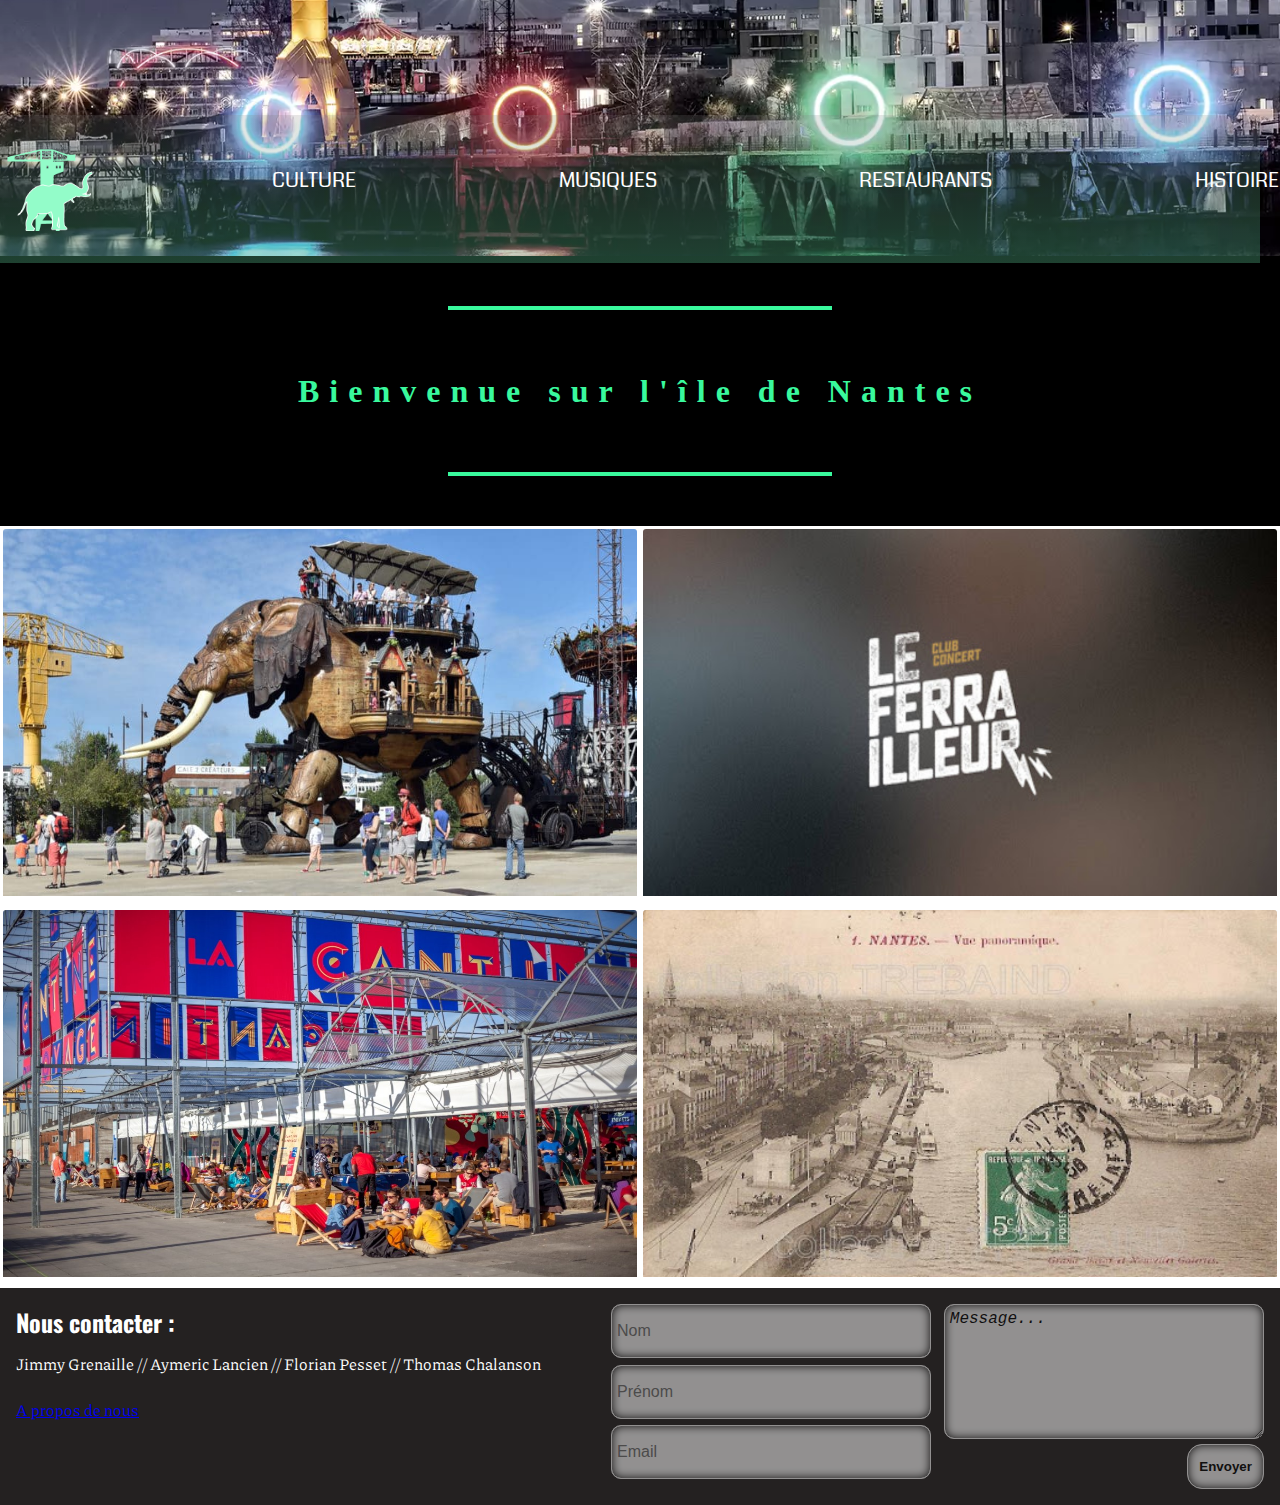
<file: index.html>
<!DOCTYPE html>
<html lang="fr">
<head>
  <meta charset="UTF-8">
  <meta name="viewport" content="width=device-width, initial-scale=1.0">

  <title>île de Nantes</title>
  <link rel="stylesheet" href="style.css">
  <link rel="stylesheet" href="container.css">
  <link rel="stylesheet" href="nav.css"> 
</head>
<body>

  <header>
  <section class="image-header">

    <nav role="navigation">
      <div id="menuToggle">
        <input type="checkbox" class="nav-input" />
        <span></span>
        <span></span>
        <span></span>
       
        <ul id="menu">
          <a href="index.html">
            <img class="logo" href="index.html" src="img/logo nantes.png" alt="logo d'un elephant" >
          </a>
          <a href="culture.html">
            <li>Culture</li>
          </a>
          <a href="musiques.html">
            <li>Musiques</li>
          </a>
          <a href="musiques.html">
            <li>Restaurants</li>
          </a>
          <a href="histoire.html">
            <li>Histoire</li>
          </a>
        </ul>
      </div>
    </nav>
  </section>
  </header>

  <div class="headContainer">
    <div class="headTitle">
      <span class="titleTop"></span>
      <h1 class="title1">Bienvenue sur l'île de Nantes</h1>
      <span class="titleTop"></span>
    </div>
  </div>

  <section class="container">
    <div class="bg"><img src="img/les machines.jpg" alt="Culture">
      <div class="overlay">
        <h2><a href="culture.html">Culture</a></h2>
        <p>quoi visiter sur l' île de Nantes.</p>
      </div>
    </div>
    <div class="bg"><img src="img/feralleuir.jpg" alt="Musique">
      <div class="overlay">
        <h2><a href="musiques.html" class="zic">Musique</a></h2>
        <p>où écoutez de la musique sur l' île de Nantes.</p>
      </div>
    </div>
    <div class="bg"><img src="img/cantine.jpg" alt="Restaurants">
      <div class="overlay">
        <h2><a href="restaurants.html" class="resto">Restaurants</a></h2>
        <p>où manger sur l' île de Nantes.</p>
      </div>
    </div>
    <div class="bg"><img src="img/photo.jpg" alt="Histoire" class="histoire">
      <div class="overlay">
        <h2><a href="histoire.html">Histoire</a></h2>
        <p>Découvrez l' hsitoire de l' île de Nantes.</p>
      </div>
    </div>
  </section>

  <footer>
    <div class="footer-title">
      <h2 class="contact">Nous contacter :</h2>
      <p>Jimmy Grenaille  //  Aymeric Lancien  //  Florian Pesset  //  Thomas Chalanson</p> <br>
      <a href="description.html">
        <p>A propos de nous</p>
      </a>
    </div>
    <form class="form-container">
      <div class="input-desktop">
        <div class="child-container">
          <label for="last-name"></label>
          <input type="text" id="last-name" class="footer-input" placeholder="Nom">
        </div>
        <div class="child-container">
          <label for="first-name"></label>
          <input type="text" id="first-name" class="footer-input" placeholder="Prénom">
        </div>
        <div class="child-container">
          <label for="mail"></label>
          <input type="email" id="mail" class="footer-input" placeholder="Email">
        </div>
      </div>
      <div class="area-desktop">
        <div class="child-container">
          <label for="msg"></label>
          <textarea id="msg">Message...</textarea>
        </div>
        <div class="child-container">
          <button type="submit" id="send">Envoyer</button>
        </div>
      </div>
    </form>
  </footer>

  <script src="script.js"></script>
</body>

</html>
</file>
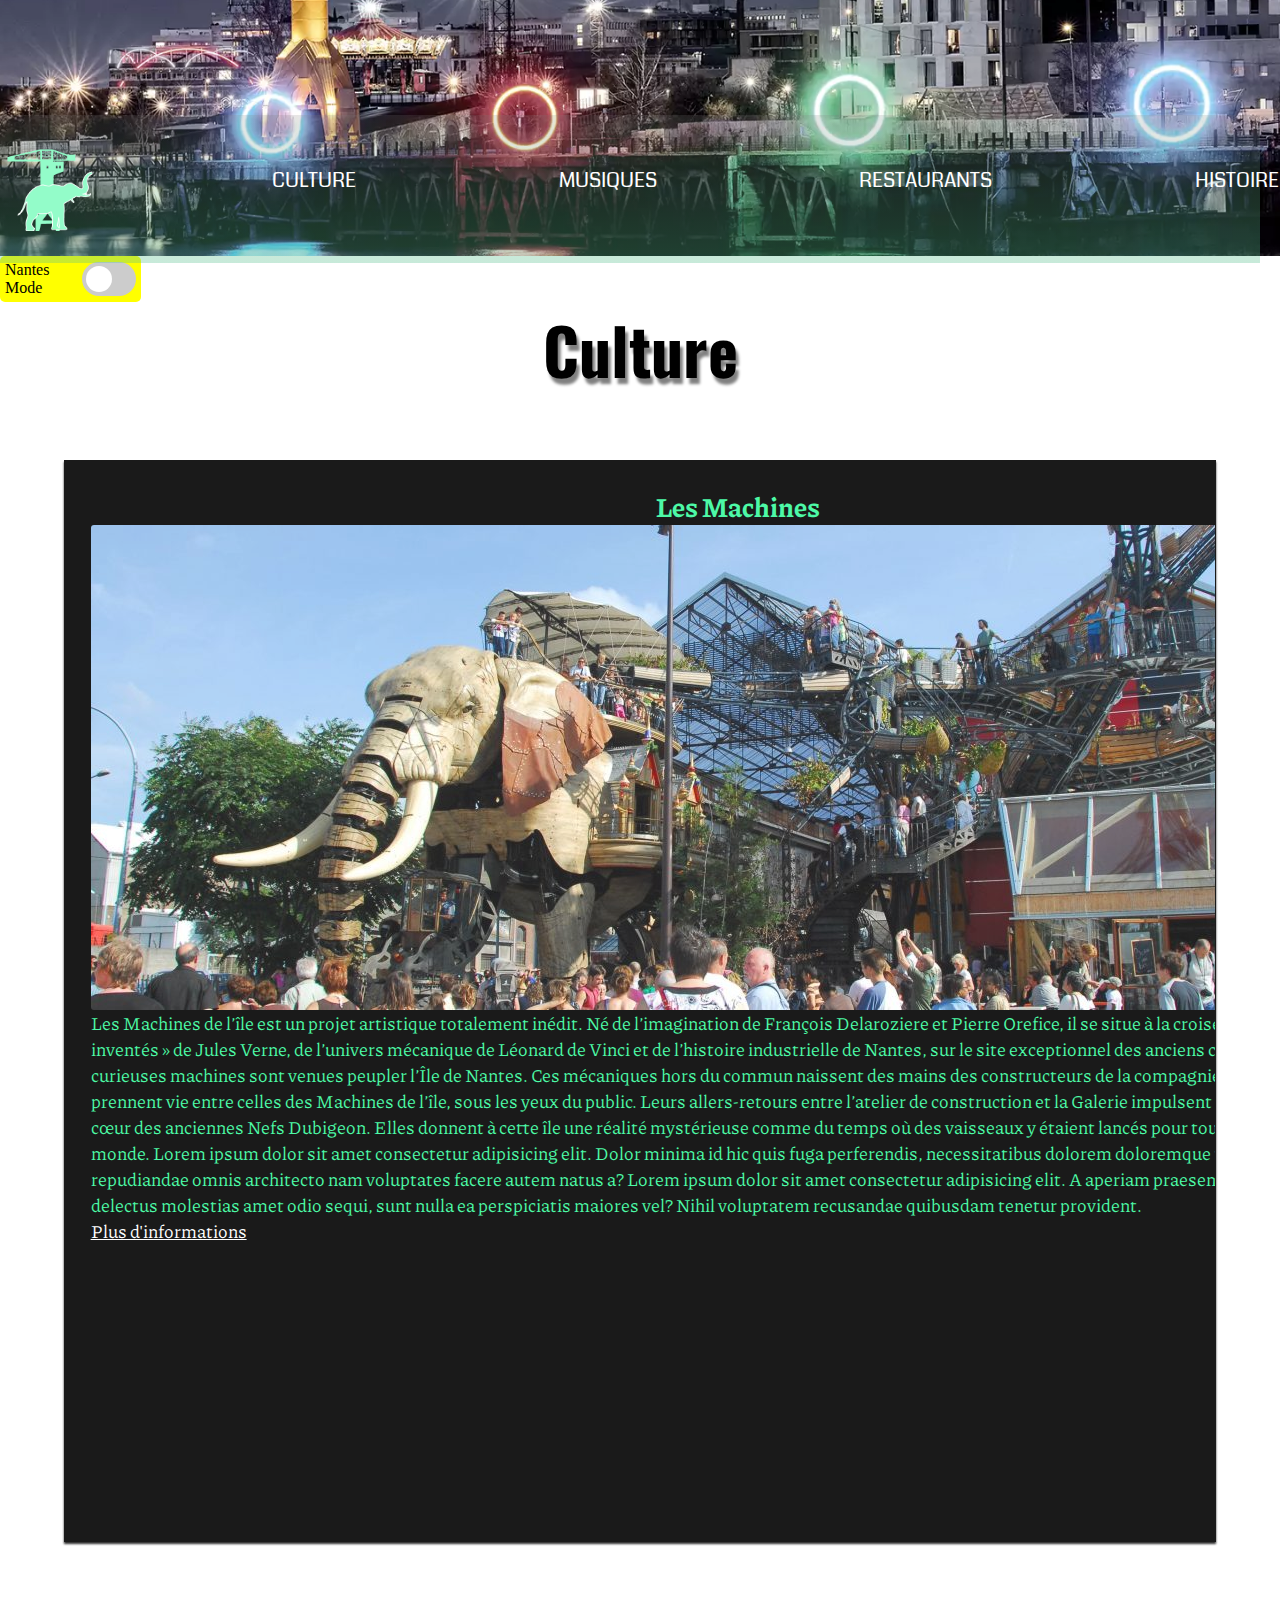
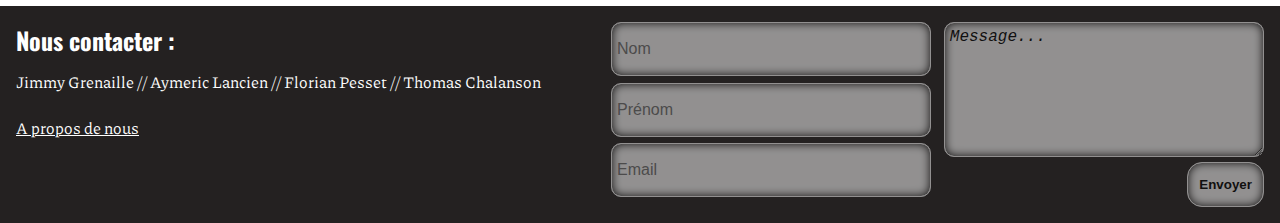
<file: culture.html>
<!DOCTYPE html>
<html lang="fr">
<head>
  <meta charset="UTF-8">
  <meta name="viewport" content="width=device-width, initial-scale=1.0">

  <title>île de Nantes</title>
  <link rel="stylesheet" href="style.css">
  <link rel="stylesheet" href="container.css">
  <link rel="stylesheet" href="dark-mode.css">
  <link rel="stylesheet" href="nav.css">
  <link rel="stylesheet" href="musiques.css">
  <link rel="stylesheet" href="culture.css">


</head>
<body>

  <section class="image-header">

    <nav role="navigation">
      <div id="menuToggle">
        <input type="checkbox" class="nav-input" />
        <span></span>
        <span></span>
        <span></span>
       
        <ul id="menu">
          <a href="index.html">
            <img class="logo" href="index.html" src="img/logo nantes.png" alt="logo d'un elephant" >
          </a>
          <a href="culture.html">
            <li>Culture</li>
          </a>
          <a href="musiques.html">
            <li>Musiques</li>
          </a>
          <a href="musiques.html">
            <li>Restaurants</li>
          </a>
          <a href="histoire.html">
            <li>Histoire</li>
          </a>
        </ul>
      </div>
    </nav>
  </section>
  </header>

  <section class="scenes-ile" id="musique">

    <div class="switch-container">
      <p>Nantes Mode</p>
      <label class="switch">
        <input type="checkbox" id="switch">
        <span class="slider round"></span>
      </label>
    </div>
      

    <h1>Culture</h1>
    <section class="carousel">
      <ul class="carousel-items">
          <li class="carousel-item">
              <div class="card">
                  <h2 class="card-title">Les Machines</h2>
                  <img class="carousel-image" src="img/Le-Grand-Elephant.jpg" />
                  <div class="card-content">
                      <p class="card-text">Les Machines de l’île est un projet artistique totalement inédit. Né de l’imagination de François Delaroziere et Pierre Orefice, il se situe à la croisée des « mondes inventés » de Jules Verne, de l’univers mécanique de Léonard de Vinci et de l’histoire industrielle de Nantes, sur le site exceptionnel des anciens chantiers navals.

                        De curieuses machines sont venues peupler l’Île de Nantes. Ces mécaniques hors du commun naissent des mains des constructeurs de la compagnie La Machine et prennent vie entre celles des Machines de l’île, sous les yeux du public. Leurs allers-retours entre l’atelier de construction et la Galerie impulsent le mouvement au cœur des anciennes Nefs Dubigeon. Elles donnent à cette île une réalité mystérieuse comme du temps où des vaisseaux y étaient lancés pour tous les voyages du monde. Lorem ipsum dolor sit amet consectetur adipisicing elit. Dolor minima id hic quis fuga perferendis, necessitatibus dolorem doloremque ullam fugiat. Quas repudiandae omnis architecto nam voluptates facere autem natus a? Lorem ipsum dolor sit amet consectetur adipisicing elit. A aperiam praesentium quos nemo delectus molestias amet odio sequi, sunt nulla ea perspiciatis maiores vel? Nihil voluptatem recusandae quibusdam tenetur provident.</p>
                      <a href="#" class="button">Plus d'informations</a>
                  </div>
              </div>
          </li>
          <li class="carousel-item">
              <div class="card">
                  <h2 class="card-title">Les Anneaux</h2>
                  <img class="carousel-image" src="img/lesanneaux.jpg" />
                  <div class="card-content">
                      <p class="card-text">Le plasticien français Daniel Buren a livré 18 anneaux soulignant la double perspective architecturale et naturelle qu’offre cette section de l’île. La nuit, leurs halos lumineux rouges, verts et bleus redessinent encore différemment le paysage. Lorem, ipsum dolor sit amet consectetur adipisicing elit. At sit sed iste consequuntur fugit itaque fugiat porro aut rem impedit, tempore asperiores! Temporibus culpa officia doloribus ipsa aspernatur minus autem. Lorem ipsum dolor sit amet consectetur adipisicing elit. Tempora porro assumenda, vel aliquid quisquam pariatur perferendis officia voluptatum ratione voluptas totam vitae veniam dolores ad recusandae laudantium placeat minima sed.</p>
                      <a href="#" class="button">Plus d'informations</a>
                  </div>
              </div>
          </li>
          <li class="carousel-item">
              <div class="card">
                  <h2 class="card-title">Les Beaux Arts</h2>
                  <img class="carousel-image" src="img/beauxarts-ecole.jpg" />
                  <div class="card-content">
                      <p class="card-text">De par sa situation stratégique au coeur du Quartier de la création, l’école des beaux-arts va contribuer activement au développement d’un pôle d’excellence artistique au sein du réseau des écoles sur l’île de Nantes dédié à l’architecture, la communication, le design et le numérique. 4 300 m² d’ateliers sont consacrés à la recherche et à l’expérimentation dans tous le domaines des arts visuels : pôles construction, image et print. À terme, 500 étudiants (dont 30 % d’étrangers), 2 000 élèves de tous âges et leurs équipes pédagogiques occuperont les espaces dédiés à l’enseignement supérieur, aux cours publics et à l’éducation artistique.
                      Ouvert à tous, le pôle public de plus de 900 m² est constitué notamment d’un centre de ressources, d'une galerie d'art et d'une collection d'art contemporain, d’un amphithéâtre et d’une bibliothèque spécialisée en art. Lorem ipsum dolor sit amet consectetur adipisicing elit. Veniam, maxime. Pariatur eum necessitatibus possimus ipsam velit numquam in illo est, praesentium cupiditate adipisci suscipit sunt eaque fugit deserunt error alias!Lorem</p>
                      <a href="#" class="button">Plus d'informations</a>
                  </div>
              </div>
          </li>
          <li class="carousel-item">
              <div class="card">
                  <h2 class="card-title">La Fabrique</h2>
                  <img class="carousel-image" src="img/fabrique.jpeg" />
                  <div class="card-content">
                      <p class="card-text">Le projet des Fabriques s’inscrit dans la volonté de la ville de Nantes de soutenir l’émergence artistique, les nouvelles formes de création et de prendre en compte les attentes des artistes et des créateurs. L’enjeu des Fabriques est de permettre à ces expériences qui représentent aujourd’hui une dynamique culturelle innovante de se développer dans les meilleures conditions. Cette démarche fait partie intégrante d’une politique globale qui a pour objectif d’apporter des solutions adaptées à la multiplication des initiatives artistiques, à la nécessité d’accompagner et de valoriser les cultures émergentes, à la volonté d’apporter des réponses collectives favorisant l’intérêt général et à la constitution de réseaux culturels à l’échelle locale, nationale et internationale. Pour ceci, le projet a été co-élaboré depuis 2003 en liens étroits avec des acteurs culturels nantais afin de répondre au mieux à leurs besoins en matière de production et de création. Lorem ipsum dolor sit amet consectetur, adipisicing elit. Numquam eveniet magnam cupiditate, iure veniam accusantium earum consequatur error, corrupti mollitia aliquam amet voluptates beatae pariatur sed rem recusandae magni doloremque!Lorem </p>
                      <a href="#" class="button">Plus d'informations</a>
                  </div>
              </div>
          </li>
          <li class="carousel-item">
              <div class="card">
                  <h2 class="card-title">Le Sport</h2>
                  <img class="carousel-image" src="img/stade.jpg" />
                  <div class="card-content">
                      <p class="card-text"> L'installation sportive "Stade Michel Lecointre" se situe dans la commune Nantes, dans le département Loire-Atlantique (44) en région Pays de la Loire. Lorem ipsum dolor sit amet consectetur adipisicing elit. Dolorum, voluptate eum neque eius quaerat iste saepe fugiat nihil suscipit voluptas dolores fugit dolorem sed praesentium nulla, deleniti deserunt assumenda aspernatur. Lorem ipsum dolor sit amet consectetur adipisicing elit. Voluptatibus sed deserunt tempore error repellat aspernatur facere, illum esse! Magni molestiae ipsa modi recusandae magnam incidunt, asperiores dolorem cum adipisci a. Lorem ipsum dolor sit amet consectetur adipisicing elit. Earum maxime veniam mollitia repellat! Natus asperiores nam ducimus facere repellendus in quae, consectetur sit eveniet nobis error laudantium alias ex quidem?</p>
                      <a href="#" class="button">Plus d'informations</a>
                  </div>
              </div>
          </li>
          <li class="carousel-item">
              <div class="card">
                  <h2 class="card-title">Le Parc de Beaulieu</h2>
                  <img class="carousel-image" class="carousel-image" src="img/beaulieuparc.jpg" />
                  <div class="card-content">
                      <p class="card-text">Le parc de Beaulieu est un jardin paysager de la ville de Nantes, ouvert au public. D'une superficie de 13,37 ha, il se trouve à l'extrémité amont de l'île de Nantes (et notamment de l'ancienne île Beaulieu), bordé par les deux bras de la Loire que sont : le « bras de la Madeleine » au nord et le « bras de Pirmil » au sud. Il se situe également à proximité de l'Hôtel de Région. Lorem ipsum dolor, sit amet consectetur adipisicing elit. Labore aliquam perferendis facilis, hic quidem dolorem qui eligendi nostrum? Dolor autem voluptatem pariatur ipsam facere, et a rerum voluptas repellat qui! Lorem ipsum dolor sit amet consectetur adipisicing elit. Neque sit magnam aut, expedita alias, consequatur a culpa nostrum fugiat tempore, quaerat placeat dolorum ipsam consequuntur vel! Sunt laudantium deserunt facere.</p>
                      <a href="#" class="button">Plus d'informations</a>
                  </div>
              </div>
          </li>
      </ul>
  </section>

      
  </section>
  
  <footer>
    <div class="footer-title">
      <h2 class="contact">Nous contacter :</h2>
      <p>Jimmy Grenaille  //  Aymeric Lancien  //  Florian Pesset  //  Thomas Chalanson</p> <br>
      <a href="description.html">
        <p>A propos de nous</p>
      </a>
    </div>
    <form class="form-container">
      <div class="input-desktop">
        <div class="child-container">
          <label for="last-name"></label>
          <input type="text" id="last-name" class="footer-input" placeholder="Nom">
        </div>
        <div class="child-container">
          <label for="first-name"></label>
          <input type="text" id="first-name" class="footer-input" placeholder="Prénom">
        </div>
        <div class="child-container">
          <label for="mail"></label>
          <input type="email" id="mail" class="footer-input" placeholder="Email">
        </div>
      </div>
      <div class="area-desktop">
        <div class="child-container">
          <label for="msg"></label>
          <textarea id="msg">Message...</textarea>
        </div>
        <div class="child-container">
          <button type="submit" id="send">Envoyer</button>
        </div>
      </div>
    </form>
  </footer>
  <script src="script.js"></script>
  <script src="informations.js"></script>
</body>
</html>
</file>
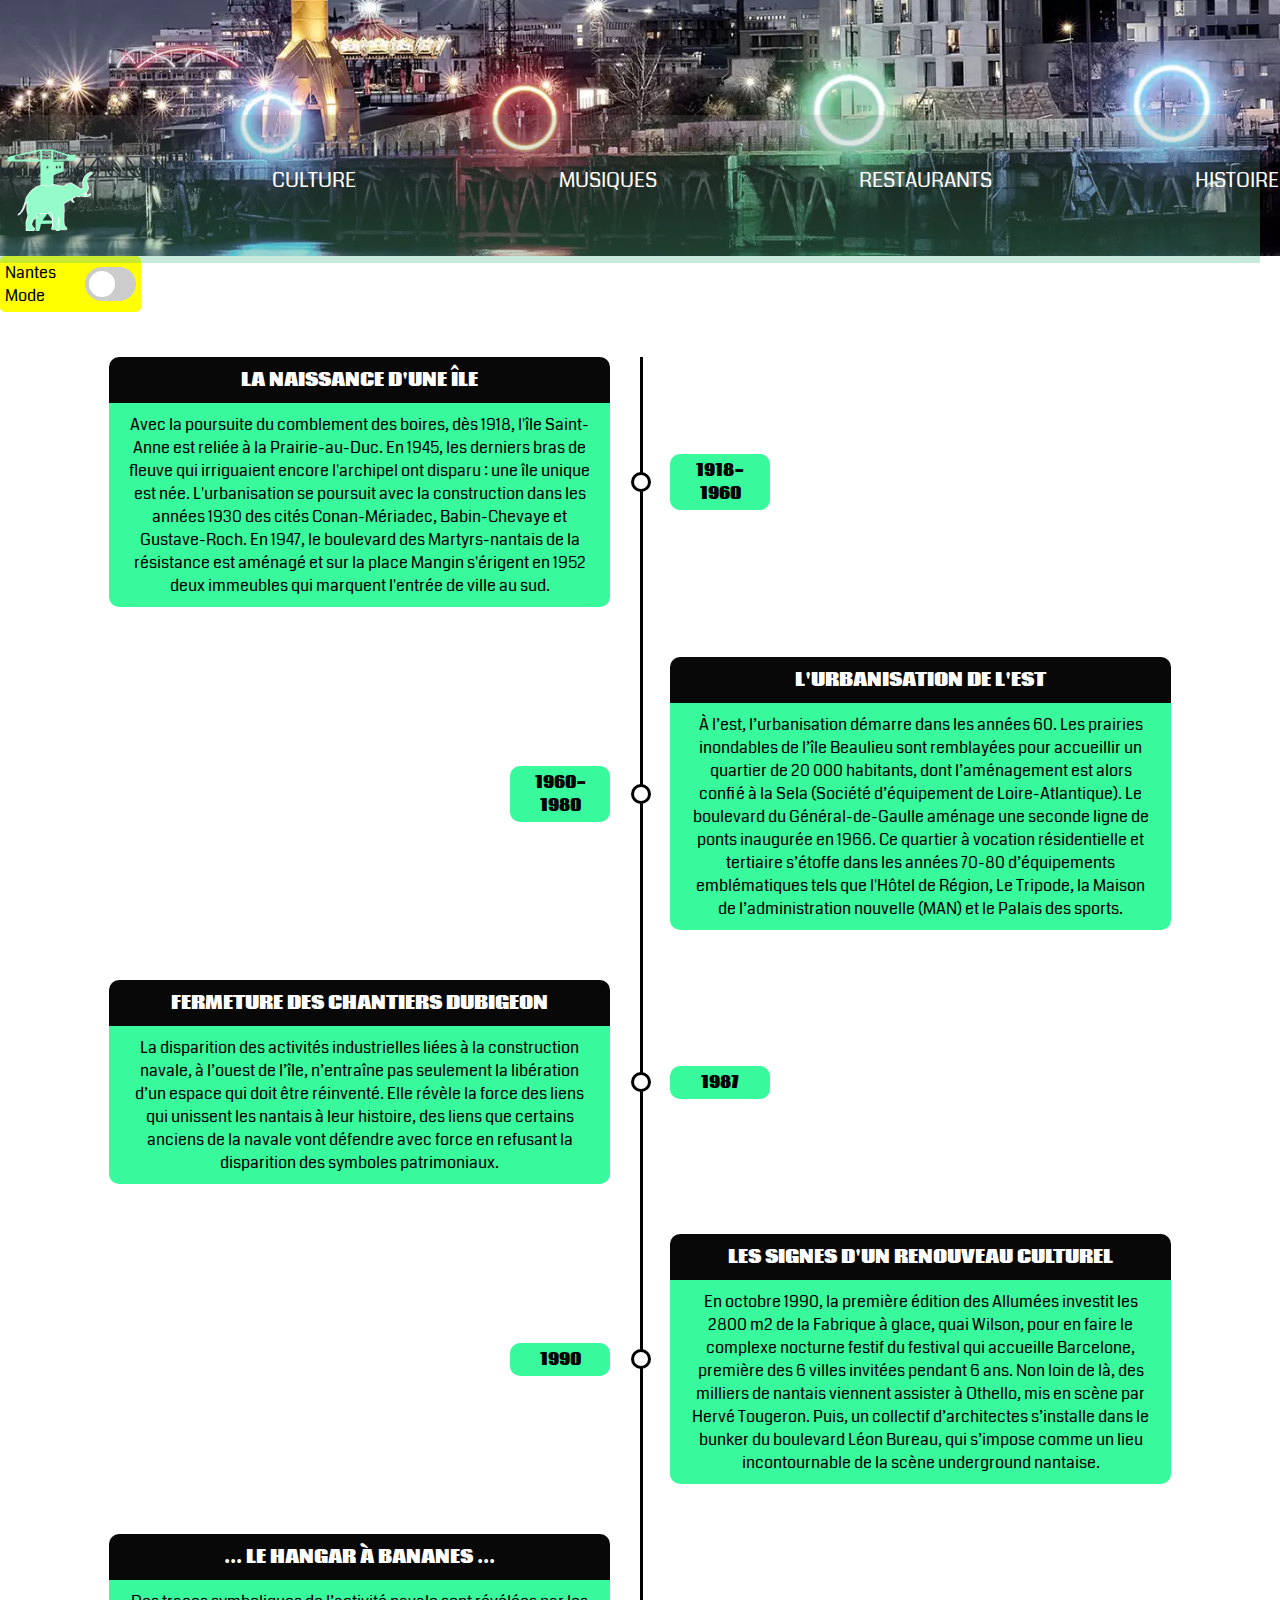
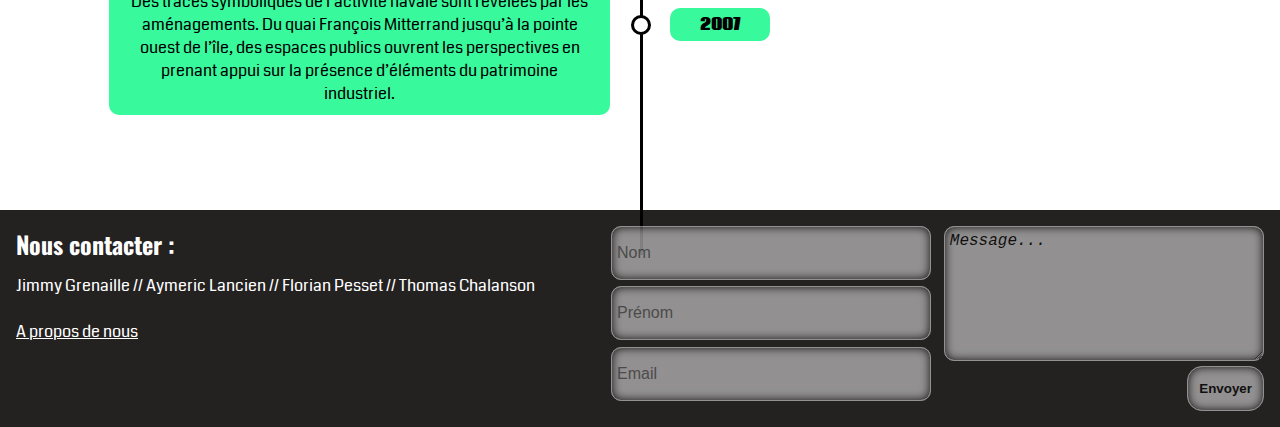
<file: histoire.html>
<!DOCTYPE html>
<html lang="fr">
<head>
  <meta charset="UTF-8">
  <meta name="viewport" content="width=device-width, initial-scale=1.0">

  <title>île de Nantes</title>
  <link rel="stylesheet" href="style.css">
  <link rel="stylesheet" href="container.css">
  <link rel="stylesheet" href="dark-mode.css">
  <link rel="stylesheet" href="nav.css">
  <link rel="stylesheet" href="histoire.css">
</head>
<body>

  <header>
    <section class="image-header">
  
      <nav role="navigation">
        <div id="menuToggle">
          <input type="checkbox" class="nav-input" />
          <span></span>
          <span></span>
          <span></span>
         
          <ul id="menu">
            <a href="index.html">
              <img class="logo" href="index.html" src="img/logo nantes.png" alt="logo d'un elephant" >
            </a>
            <a href="culture.html">
              <li>Culture</li>
            </a>
            <a href="musiques.html">
              <li>Musiques</li>
            </a>
            <a href="musiques.html">
              <li>Restaurants</li>
            </a>
            <a href="histoire.html">
              <li>Histoire</li>
            </a>
          </ul>
        </div>
      </nav>
    </section>
    </header>

    <div class="switch-container">
      <p>Nantes Mode</p>
      <label class="switch">
        <input type="checkbox" id="switch">
        <span class="slider round"></span>
      </label>
    </div>

  <section>
    <div class="timeline">
      <ul>
        <li>
          <div class="content">
            <h3>LA NAISSANCE D'UNE ÎLE</h3>
            <p>
              Avec la poursuite du comblement des boires, dès 1918, l'île Saint-Anne est reliée à la Prairie-au-Duc. En 1945, les derniers bras de fleuve qui irriguaient encore l'archipel ont disparu : une île unique est née. 
              L'urbanisation se poursuit avec la construction dans les années 1930 des cités Conan-Mériadec, Babin-Chevaye et Gustave-Roch. 
              En 1947, le boulevard des Martyrs-nantais de la résistance est aménagé 
              et sur la place Mangin s'érigent en 1952 deux immeubles qui marquent l'entrée de ville au sud.
            </p>
          </div>
          <div class="point"></div>
          <div class="date">
            <h4>1918-1960</h4>
          </div>
        </li>
        <li>
          <div class="content">
            <h3>L'URBANISATION DE L'EST</h3>
            <p>À l’est, l’urbanisation démarre dans les années 60. 
              Les prairies inondables de l’île Beaulieu sont remblayées pour accueillir un quartier de 20 000 habitants, dont l’aménagement est alors confié à la Sela (Société d’équipement de Loire-Atlantique). 
              Le boulevard du Général-de-Gaulle aménage une seconde ligne de ponts inaugurée en 1966. 
              Ce quartier à vocation résidentielle et tertiaire s’étoffe dans les années 70-80 d’équipements emblématiques 
              tels que l'Hôtel de Région, Le Tripode, la Maison de l’administration nouvelle (MAN) et le Palais des sports.</p>
          </div>
          <div class="point"></div>
          <div class="date">
            <h4>1960-1980</h4>
          </div>
        </li>
        <li>
          <div class="content">
            <h3>FERMETURE DES CHANTIERS DUBIGEON</h3>
            <p>La disparition des activités industrielles liées à la construction navale, à l’ouest de l’île, 
              n’entraîne pas seulement la libération d’un espace qui doit être réinventé. 
              Elle révèle la force des liens qui unissent les nantais à leur histoire, des liens que certains anciens de la navale 
              vont défendre avec force en refusant la disparition des symboles patrimoniaux.</p>
          </div>
          <div class="point"></div>
          <div class="date">
            <h4>1987</h4>
          </div>
        </li>
        <li>
          <div class="content">
            <h3>LES SIGNES D'UN RENOUVEAU CULTUREL</h3>
            <p>En octobre 1990, la première édition des Allumées investit les 2800 m2 de la Fabrique à glace, quai Wilson, 
              pour en faire le complexe nocturne festif du festival qui accueille Barcelone, 
              première des 6 villes invitées pendant 6 ans. Non loin de là, des milliers de nantais viennent assister à Othello, mis en scène par Hervé Tougeron. 
              Puis, un collectif d’architectes s’installe dans le bunker du boulevard Léon Bureau, 
              qui s’impose comme un lieu incontournable de la scène underground nantaise.</p>
          </div>
          <div class="point"></div>
          <div class="date">
            <h4>1990</h4>
          </div>
        </li>
        <li>
          <div class="content">
            <h3>... LE HANGAR À BANANES ...</h3>
            <p>Des traces symboliques de l’activité navale sont révélées par les aménagements. 
              Du quai François Mitterrand jusqu’à la pointe ouest de l’île, 
              des espaces publics ouvrent les perspectives en prenant appui sur la présence d’éléments du patrimoine industriel.</p>
          </div>
          <div class="point"></div>
          <div class="date">
            <h4>2007</h4>
          </div>
        </li>
      </ul>
    </div>
  </section>
  
  
  <footer>
    <div class="footer-title">
      <h2 class="contact">Nous contacter :</h2>
      <p>Jimmy Grenaille  //  Aymeric Lancien  //  Florian Pesset  //  Thomas Chalanson</p> <br>
      <a href="description.html" class="about-us">
        <p>A propos de nous</p>
      </a>
    </div>
    <form class="form-container">
      <div class="input-desktop">
        <div class="child-container">
          <label for="last-name"></label>
          <input type="text" id="last-name" class="footer-input" placeholder="Nom">
        </div>
        <div class="child-container">
          <label for="first-name"></label>
          <input type="text" id="first-name" class="footer-input" placeholder="Prénom">
        </div>
        <div class="child-container">
          <label for="mail"></label>
          <input type="email" id="mail" class="footer-input" placeholder="Email">
        </div>
      </div>
      <div class="area-desktop">
        <div class="child-container">
          <label for="msg"></label>
          <textarea id="msg">Message...</textarea>
        </div>
        <div class="child-container">
          <button type="submit" id="send">Envoyer</button>
        </div>
      </div>
    </form>
  </footer>
  <script src="script.js"></script>
  <script src="informations.js"></script>
</body>
</html>
</file>
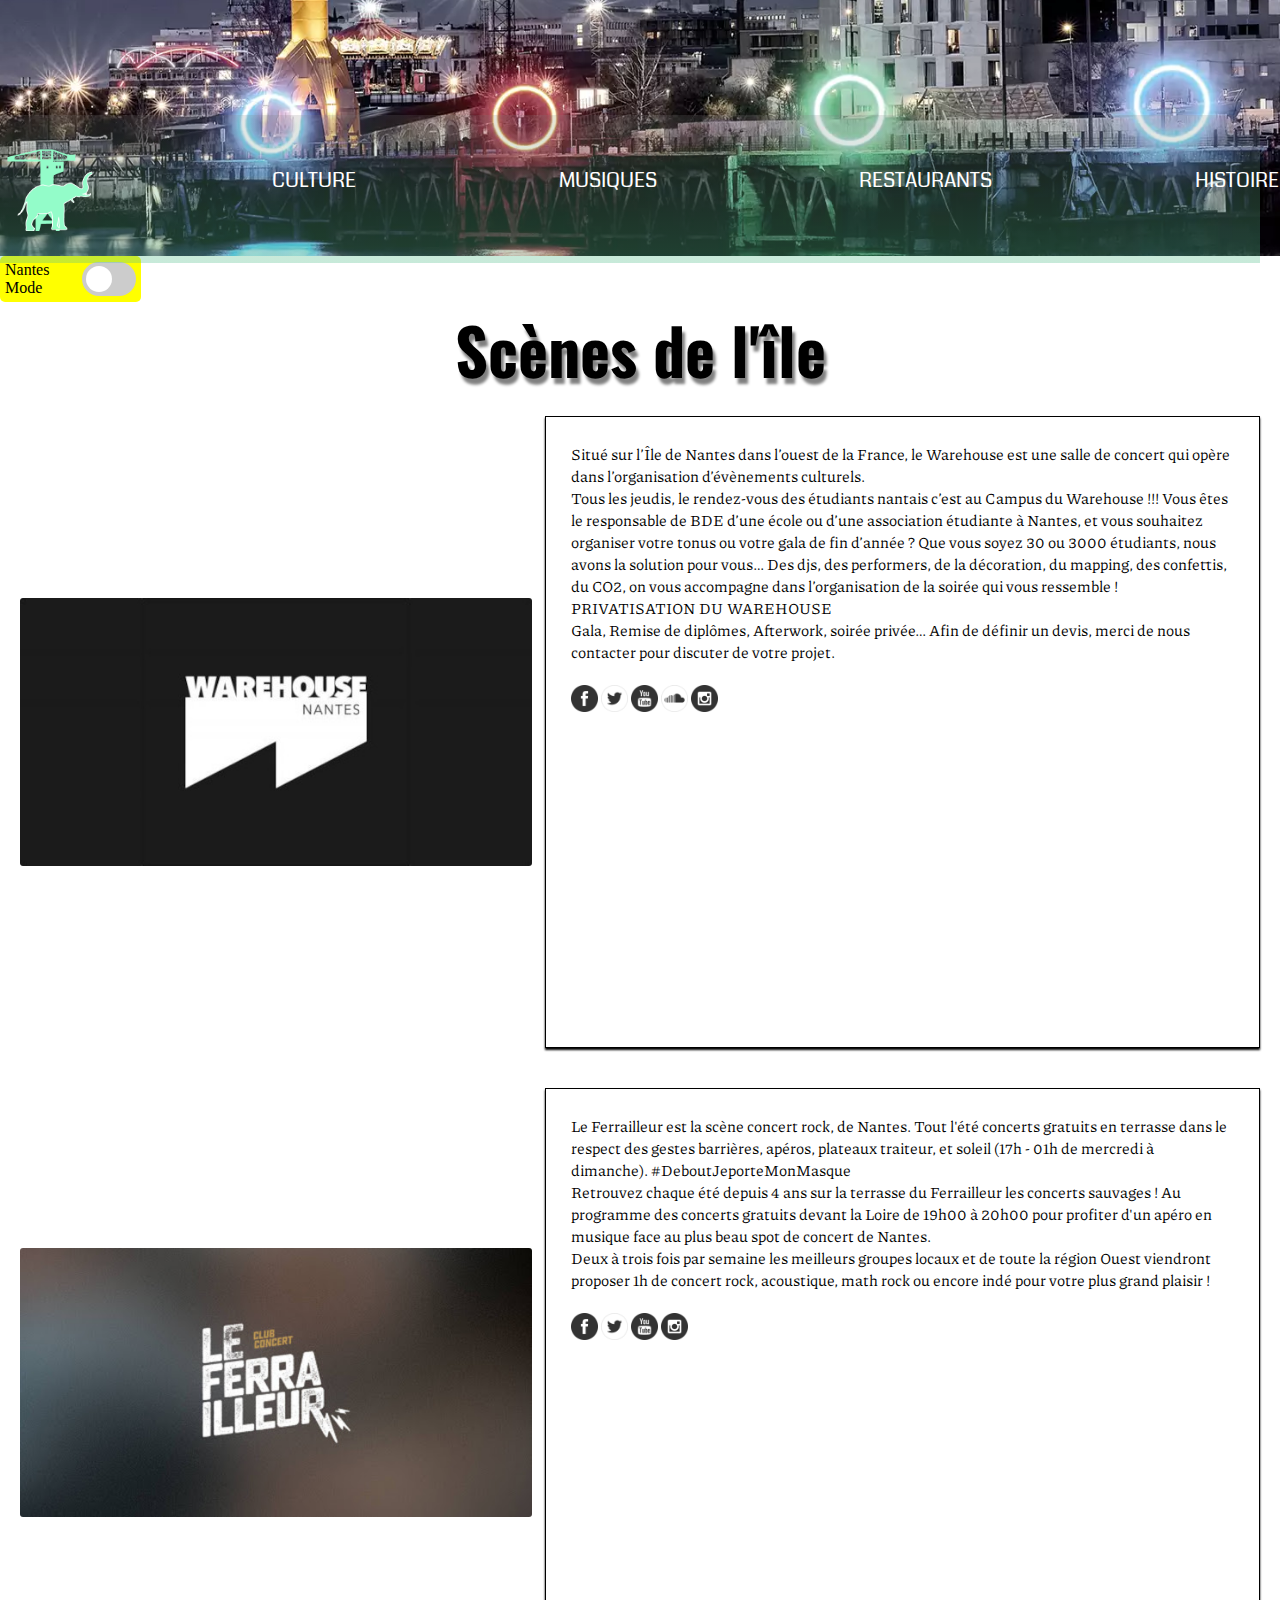
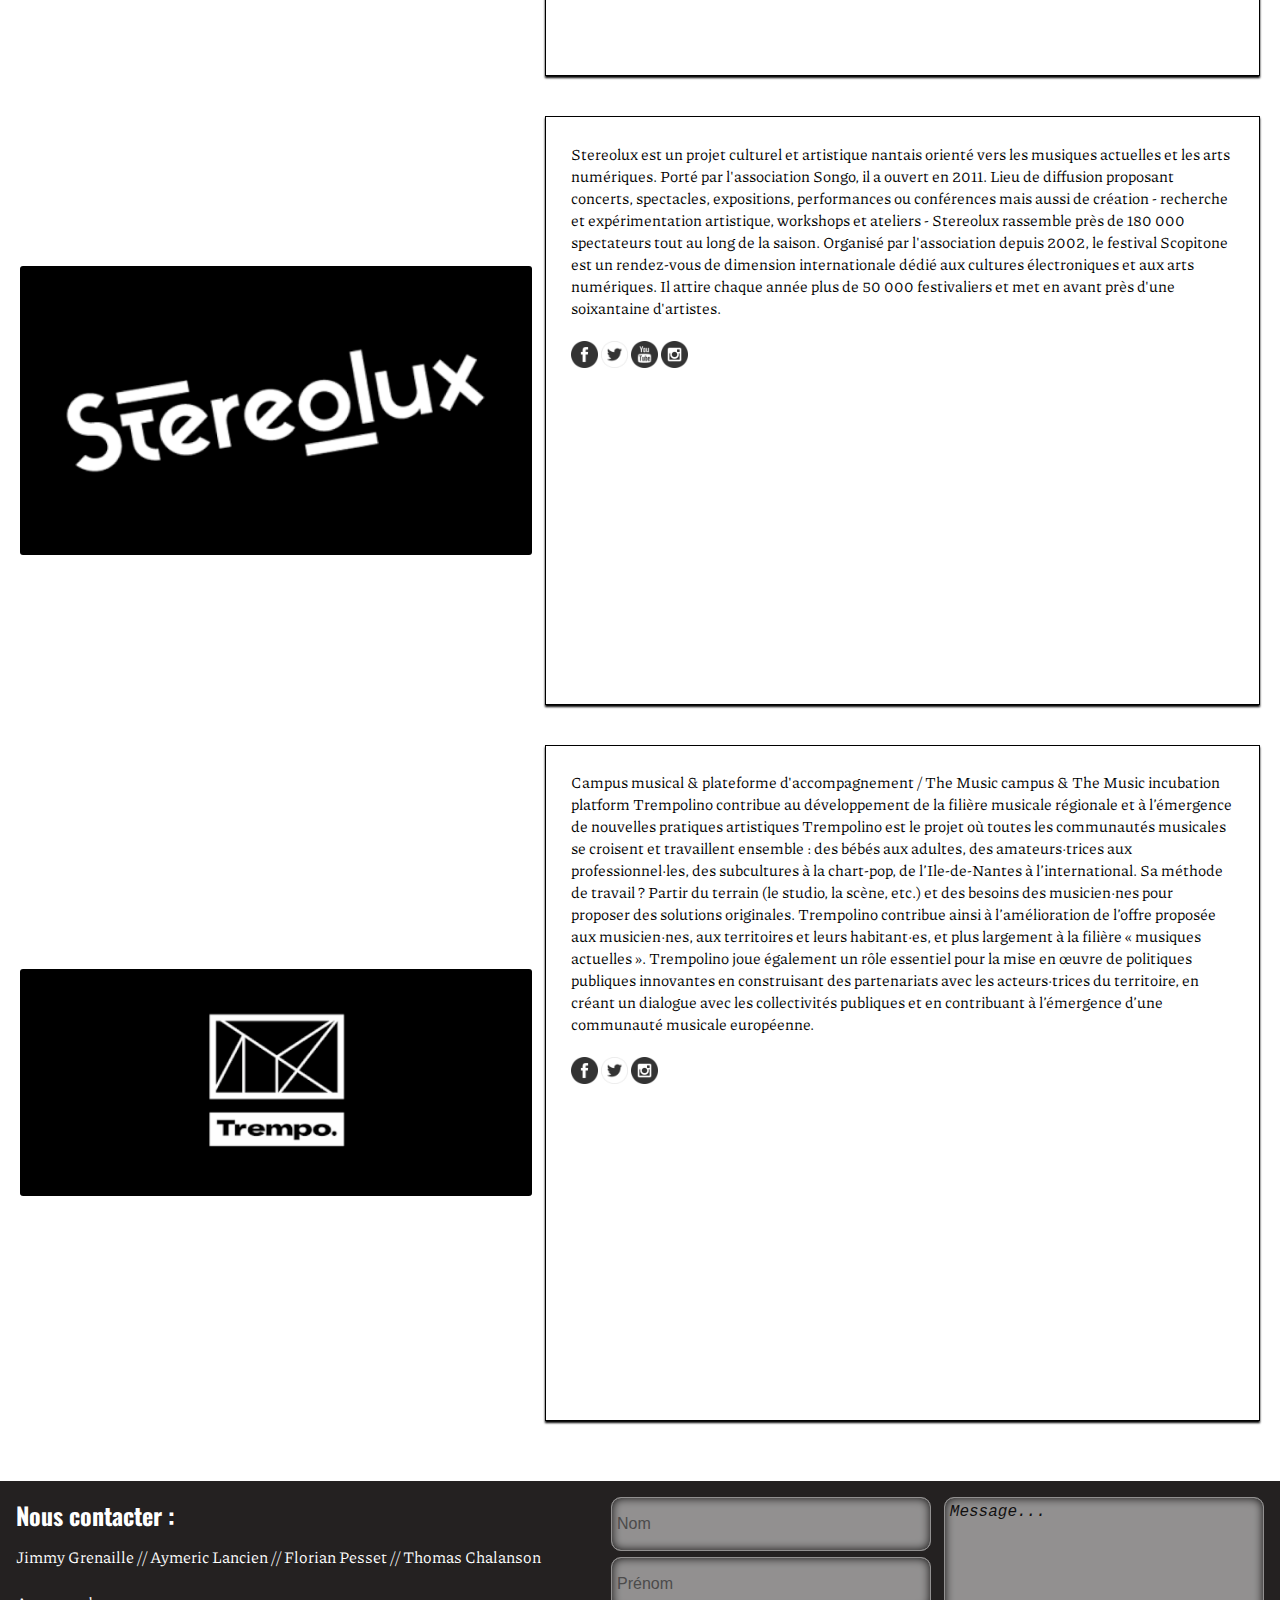
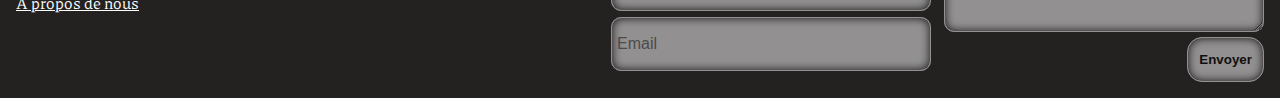
<file: musiques.html>
<!DOCTYPE html>
<html lang="fr">
<head>
  <meta charset="UTF-8">
  <meta name="viewport" content="width=device-width, initial-scale=1.0">

  <title>île de Nantes</title>
  <link rel="stylesheet" href="style.css">
  <link rel="stylesheet" href="container.css">
  <link rel="stylesheet" href="dark-mode.css">
  <link rel="stylesheet" href="nav.css">
  <link rel="stylesheet" href="musiques.css">
  <link rel="stylesheet" href="culture.css">
</head>
<body>

  <header>
    <section class="image-header">
  
      <nav role="navigation">
        <div id="menuToggle">
          <input type="checkbox" class="nav-input" />
          <span></span>
          <span></span>
          <span></span>
         
          <ul id="menu">
            <a href="index.html">
              <img class="logo" href="index.html" src="img/logo nantes.png" alt="logo d'un elephant" >
            </a>
            <a href="culture.html">
              <li>Culture</li>
            </a>
            <a href="musiques.html">
              <li>Musiques</li>
            </a>
            <a href="musiques.html">
              <li>Restaurants</li>
            </a>
            <a href="histoire.html">
              <li>Histoire</li>
            </a>
          </ul>
        </div>
      </nav>
    </section>
    </header>

  <section class="scenes-ile" id="musique">

    <div class="switch-container">
      <p>Nantes Mode</p>
      <label class="switch">
        <input type="checkbox" id="switch">
        <span class="slider round"></span>
      </label>
    </div>
      

    <h1>Scènes de l'île</h1>

    <article class="text-musique">
      <img id="imgWarehouse" src="img/WH.jpg" alt="Warehouse" title="Warehouse">
      <p id="textWarehouse">Situé sur l’Île de Nantes dans l’ouest de la France, le Warehouse est une salle de concert qui opère dans l’organisation d’évènements culturels.<br>
        Tous les jeudis, le rendez-vous des étudiants nantais c’est au Campus du Warehouse !!! Vous êtes le responsable de BDE d’une école ou d’une association étudiante à Nantes, et vous souhaitez organiser votre tonus ou votre gala de fin d’année ? Que vous soyez 30 ou 3000 étudiants, nous avons la solution pour vous… Des djs, des performers, de la décoration, du mapping, des confettis, du CO2, on vous accompagne dans l’organisation de la soirée qui vous ressemble !<br>
        PRIVATISATION DU WAREHOUSE<br>
        Gala, Remise de diplômes, Afterwork, soirée privée… Afin de définir un devis, merci de nous contacter pour discuter de votre projet.<br>
        <br>
        <a href="https://www.facebook.com/warehousenantes"><img class="icone" src="img/reseaux/facebook.png"" alt="icone facebook"></a>
        <a href="https://twitter.com/warehousenantes"><img class="icone" src="img/reseaux/twiter.png"" alt="icone twiter"></a>
        <a href="https://www.youtube.com/channel/UCUskakdwTPn7Vt571Qv-kuA"><img class="icone" src="img/reseaux/youtube.png"" alt="icone youtube"></a>
        <a href="https://soundcloud.com/warehousenantes"><img class="icone" src="img/reseaux/soundcloud.png"" alt="icone soundcloud"></a>
        <a href="https://www.instagram.com/warehousenantes/"><img class="icone" src="img/reseaux/instagram.png"" alt="icone instagram"></a>
        <iframe src="https://www.google.com/maps/embed?pb=!1m18!1m12!1m3!1d2710.782835327393!2d-1.5750876843883383!3d47.20126292388324!2m3!1f0!2f0!3f0!3m2!1i1024!2i768!4f13.1!3m3!1m2!1s0x4805ebf6f7000001%3A0x5efcdea80dcca5b2!2sWarehouse!5e0!3m2!1sfr!2sfr!4v1602064640338!5m2!1sfr!2sfr" height="300" frameborder="0" style="border:0;" allowfullscreen="" aria-hidden="false" tabindex="0"></iframe>
      </p>
    </article>
    <article>
      <img id="imgFerrailleur" src="img/feralleuir.jpg" alt="Ferrailleur" title="Le Ferrailleur">
      <p id="textFerrailleur">Le Ferrailleur est la scène concert rock, de Nantes. Tout l'été concerts gratuits en terrasse dans le respect des gestes barrières, apéros, plateaux traiteur, et soleil (17h - 01h de mercredi à dimanche). #DeboutJeporteMonMasque<br>
        Retrouvez chaque été depuis 4 ans sur la terrasse du Ferrailleur les concerts sauvages ! Au programme des concerts gratuits devant la Loire de 19h00 à 20h00 pour profiter d'un apéro en musique face au plus beau spot de concert de Nantes.<br>
        Deux à trois fois par semaine les meilleurs groupes locaux et de toute la région Ouest viendront proposer 1h de concert rock, acoustique, math rock ou encore indé pour votre plus grand plaisir !<br>
        <br>
        <a href="https://www.facebook.com/le.ferrailleur.nantes"><img class="icone" src="img/reseaux/facebook.png"" alt="icone facebook"></a>
        <a href="https://twitter.com/LeFerrailleur"><img class="icone" src="img/reseaux/twiter.png"" alt="icone twiter"></a>
        <a href="https://www.youtube.com/channel/UCNJxmuWe0uBhIQ-eqyB6hRg"><img class="icone" src="img/reseaux/youtube.png"" alt="icone youtube"></a>
        <a href="https://www.instagram.com/leferrailleur"><img class="icone" src="img/reseaux/instagram.png"" alt="icone instagram"></a>
        <iframe src="https://www.google.com/maps/embed?pb=!1m18!1m12!1m3!1d2710.826715117381!2d-1.5754097843883372!3d47.200404123942285!2m3!1f0!2f0!3f0!3m2!1i1024!2i768!4f13.1!3m3!1m2!1s0x4805ebf65a9dce4b%3A0x2a2cc5a16648c36c!2sLe%20Ferrailleur!5e0!3m2!1sfr!2sfr!4v1602065369314!5m2!1sfr!2sfr" height="300" frameborder="0" style="border:0;" allowfullscreen="" aria-hidden="false" tabindex="0"></iframe>
      </p>
    </article>
    <article>
      <img id="imgStereolux" src="img/Stereolux.png" alt="Stereolux" title="Stereolux">
      <p id="textStereolux" >Stereolux est un projet culturel et artistique nantais orienté vers les musiques actuelles et les arts numériques. Porté par l'association Songo, il a ouvert en 2011.  Lieu de diffusion proposant concerts, spectacles, expositions, performances ou conférences mais aussi de création - recherche et expérimentation artistique, workshops et ateliers - Stereolux rassemble près de 180 000 spectateurs tout au long de la saison.  Organisé par l'association depuis 2002, le festival Scopitone est un rendez-vous de dimension internationale dédié aux cultures électroniques et aux arts numériques. Il attire chaque année plus de 50 000 festivaliers et met en avant près d'une soixantaine d'artistes. <br>
        <br>
        <a href="https://www.facebook.com/stereolux.nantes"><img class="icone" src="img/reseaux/facebook.png"" alt="icone facebook"></a>
        <a href="https://twitter.com/stereoluxnantes"><img class="icone" src="img/reseaux/twiter.png"" alt="icone twiter"></a>
        <a href="https://www.youtube.com/user/stereoluxnantes"><img class="icone" src="img/reseaux/youtube.png"" alt="icone youtube"></a>
        <a href="https://www.instagram.com/stereolux_scopitone""><img class="icone" src="img/reseaux/instagram.png"" alt="icone instagram"></a>
        <iframe src="https://www.google.com/maps/embed?pb=!1m18!1m12!1m3!1d2710.585598676231!2d-1.5655567843882066!3d47.205123023618334!2m3!1f0!2f0!3f0!3m2!1i1024!2i768!4f13.1!3m3!1m2!1s0x4805ec00ea1db5e1%3A0x7b126db0d224d153!2sSTEREOLUX!5e0!3m2!1sfr!2sfr!4v1602065430777!5m2!1sfr!2sfr" height="300" frameborder="0" style="border:0;" allowfullscreen="" aria-hidden="false" tabindex="0"></iframe>
      </p>
    </article>
    <article>
      <img id="imgTrempolino" src="img/trempo.png" alt="Trempolino" titre="Trempolino">
      <p id="textTrempolino">Campus musical & plateforme d'accompagnement / The Music campus & The Music incubation platform
        Trempolino contribue au développement de la filière musicale régionale et à l’émergence de nouvelles pratiques artistiques Trempolino est le projet où toutes les communautés musicales se croisent et travaillent ensemble : des bébés aux adultes, des amateurs·trices aux professionnel·les, des subcultures à la chart-pop, de l’Ile-de-Nantes à l’international. Sa méthode de travail ? Partir du terrain (le studio, la scène, etc.) et des besoins des musicien·nes pour proposer des solutions originales. Trempolino contribue ainsi à l’amélioration de l’offre proposée aux musicien·nes, aux territoires et leurs habitant·es, et plus largement à la filière « musiques actuelles ». Trempolino joue également un rôle essentiel pour la mise en œuvre de politiques publiques innovantes en construisant des partenariats avec les acteurs·trices du territoire, en créant un dialogue avec les collectivités publiques et en contribuant à l’émergence d’une communauté musicale européenne.<br>
        <br>
        <a href="https://www.facebook.com/trempolino""><img class="icone" src="img/reseaux/facebook.png"" alt="icone facebook"></a>
        <a href="https://twitter.com/trempolino"><img class="icone" src="img/reseaux/twiter.png"" alt="icone twiter"></a>
        <a href="https://www.instagram.com/trempolino"><img class="icone" src="img/reseaux/instagram.png"" alt="icone instagram"></a>
        <iframe src="https://www.google.com/maps/embed?pb=!1m18!1m12!1m3!1d2710.585598676231!2d-1.5655567843882066!3d47.205123023618334!2m3!1f0!2f0!3f0!3m2!1i1024!2i768!4f13.1!3m3!1m2!1s0x4805ec7140f99ef5%3A0xd90c9bc18aff33fb!2sTrempolino!5e0!3m2!1sfr!2sfr!4v1602065466590!5m2!1sfr!2sfr" height="300" frameborder="0" style="border:0;" allowfullscreen="" aria-hidden="false" tabindex="0"></iframe>
      </p>
    <article>
  </section>
  
  <footer>
    <div class="footer-title">
      <h2 class="contact">Nous contacter :</h2>
      <p>Jimmy Grenaille  //  Aymeric Lancien  //  Florian Pesset  //  Thomas Chalanson</p> <br>
      <a href="description.html">
        <p>A propos de nous</p>
      </a>
    </div>
    <form class="form-container">
      <div class="input-desktop">
        <div class="child-container">
          <label for="last-name"></label>
          <input type="text" id="last-name" class="footer-input" placeholder="Nom">
        </div>
        <div class="child-container">
          <label for="first-name"></label>
          <input type="text" id="first-name" class="footer-input" placeholder="Prénom">
        </div>
        <div class="child-container">
          <label for="mail"></label>
          <input type="email" id="mail" class="footer-input" placeholder="Email">
        </div>
      </div>
      <div class="area-desktop">
        <div class="child-container">
          <label for="msg"></label>
          <textarea id="msg">Message...</textarea>
        </div>
        <div class="child-container">
          <button type="submit" id="send">Envoyer</button>
        </div>
      </div>
    </form>
  </footer>
  <script src="script.js"></script>
  <script src="informations.js"></script>
</body>
</html>
</file>
<file: style.css>
/* Polices */
@import url('https://fonts.googleapis.com/css2?family=Coda&display=swap'); /* menu */
@import url('https://fonts.googleapis.com/css2?family=Oswald&display=swap'); /*titres*/
@import url('https://fonts.googleapis.com/css2?family=Piazzolla:wght@300&display=swap'); /* textes paragraphes */

html {
  margin: 0;
}

body{
  padding: 0;
  margin: 0;
}



/*
CSS pour le footer
*/

@media screen and (max-width: 768px) {
  footer {
    background-color: #242121;
  }

  .contact {
    font-family: "Oswald";
    margin-bottom: .5em;
  }

  .form-container{
    display: flex;
    flex-direction: column;
    align-items: center;
    
  }

  .child-container {
    display: flex;
    width: 93vw; 
    padding: .3em;
    flex-direction: row-reverse;
  }

  .footer-title {
    margin-bottom: 1em;
    color: #fff;
    padding: 0.7em;
  }

  input, textarea {
    padding: .3em;
    border: 1px solid #fff;
    border-radius: 15px;
    background: #fff;
    opacity: 50%;
    width: 93vw;
    height: 4em;
    box-shadow:inset 0 0 10px #000000;
    -moz-box-shadow:inset 0 0 10px #000000;
    -webkit-box-shadow:inset 0 0 10px #000000;
  }

  textarea {
    height: 8em;
    font-style: italic;
  }

  button {
    padding: .3em;
    border: 1px solid #fff;
    border-radius: 30px;
    background: #fff;
    opacity: 50%;
    width: 12em;
    height: 4em;
    box-shadow:inset 0 0 10px #000000;
    -moz-box-shadow:inset 0 0 10px #000000;
    -webkit-box-shadow:inset 0 0 10px #000000;
    font-weight: bold;
  }
}

@media screen and (min-width: 768px) {
  /* Debut footer */
  footer { 
    padding: 1em;
    background-color: #242121;
    display: grid;
    grid-gap: 5vw;
    grid-template-columns: repeat(2, 1fr);
    grid-template-rows: 1fr;
    font-family: "Piazzolla";
  }

  .form-container {
    display: grid;
    grid-gap: 1vw;
  }

  .contact {
    margin-top: 0;
    margin-bottom: .5em;
    font-family: "Oswald";
  }

  .footer-title {
    margin-bottom: 1em;
    color: #fff;
    grid-column: 1 / 2;
  }

  .area-desktop {
    grid-column: 2 / 3;
  }

  .footer-input {
    padding: .3em;
    border: 1px solid #fff;
    border-radius: 3px;
    border-radius: 10px;
    background: #fff;
    opacity: 50%;
    width: 25vw;
    height: 6vh;
    margin-bottom: 0.7vh;
    box-shadow:inset 0 0 10px #000000;
    -moz-box-shadow:inset 0 0 10px #000000;
    -webkit-box-shadow:inset 0 0 10px #000000;
    outline: none;
    font-size: 16px;
  }

  textarea {
    padding: .3em;
    border: 1px solid #fff;
    border-radius: 10px;
    background: #fff;
    opacity: 50%;
    width: 25vw;
    height: 15vh;
    box-shadow:inset 0 0 10px #000000;
    -moz-box-shadow:inset 0 0 10px #000000;
    -webkit-box-shadow:inset 0 0 10px #000000;
    font-style: italic;
    outline: none;
    font-size: 16px;
  }

  button {
    padding: .3em;
    border: 1px solid #fff;
    border-radius: 15px;
    background: #fff;
    opacity: 50%;
    width: 6vw;
    height: 5vh;
    float: right;
    box-shadow:inset 0 0 10px #000000;
    -moz-box-shadow:inset 0 0 10px #000000;
    -webkit-box-shadow:inset 0 0 10px #000000;
    font-weight: bold;
    outline: none;
  }

  .child-container:focus-within {
    transition: all 0.2s ease-in;
    transform: scale(1.05, 1.05);
    opacity: 50%;
  }
}

.about-us:link { color: white; }
.about-us:visited { color: white; }
.about-us:active { color: white; }
</file>
<file: container.css>
*,
*:before,
*:after {
  -webkit-box-sizing: border-box;
          box-sizing: border-box;
  margin: 0;
  padding: 0;
}

.headTitle {
  height: 25vh;
  width: 100vw;
  background-color: #000;
  display: flex;
  justify-content: center;
  flex-direction: column;
  align-items: center;
}

.title1 {
  color: #39F99D;
  text-align: center;
  /* height: 100px; */
  display: flex;
  justify-content: center;
  align-items: center;
  margin: 10px;
}
  
.titleTop {
  width: 70%;
  border: 2px solid #39F99D; 
}

.bg {
  position: relative;
  margin: .5%;
}

.bg img {
  width: 100vw;
  height: 50vh;
  margin-bottom: -15px;
  padding-bottom: 0.5em;
}

.bg,
.overlay {
  text-align: center;
}

.bg .overlay h2 {
  font-family: "Oswald", serif;
  font-size: 3em;
  margin-top: 50px;
  padding-top: 10%;
  cursor: default;
}

.resto {
  pointer-events: none;
}

.bg .overlay h2 a{
  color: #fff;
}

.bg .overlay p {
  font-family: "Piazzolla", sans-serif;
  color: #39F99D;
  font-size: 25px;
}

.bg .overlay {
  position: absolute;
  top: 0;
  left: 0;
  bottom: 0;
  width: 100%;
  color: #fff;
}

img,
.overlay {
  -webkit-transition: .3s all;
  transition: .3s all;
  border-radius: 3px;
}

.histoire {
  height: 100vh;
}

@media screen and (min-width: 768px) {

  .headTitle {
    height: 30vh;
  }

  .titleTop {
    width: 30%;
    border: 2px solid #39F99D; 
  }

  .title1 {
    margin: 0;
    letter-spacing: 10px;
    height: 18vh;
  }

  .container {
    display: grid;
    grid-template-columns: repeat(2, 50%);
    grid-template-rows: repeat(2, 50%);

  }

  .bg .overlay {
    opacity: 0;
    background: rgba(0, 0, 0, 0.2);
  }

  .bg .overlay h2 {
    padding-top: 20%;
  }
  
  .bg:hover .overlay {
    opacity: 1;
  }
  
  .bg:hover img {
    -webkit-filter: blur(2px);
    filter: blur(2px);
  }

  .bg img {
    width: 100%;
    height: 100%;
    margin-bottom: -15px;
  }
}
</file>
<file: nav.css>
.image-header{
  background-image: url("img/image-header.png");
  background-size: 100vw;
  height: 20vw;
}

.logo{
  width: 25vw;
}

nav ul {
  list-style: none;
  text-align: right;
  padding: 0;
  margin: 0;
}

nav a {
  text-decoration: none;
  color: #39F99D;
  width: 100px;
  display: inline-block;
  padding: 2vw;
  font-size: 18px;
  font-family:"Coda";
  margin-right: 100px;
  text-transform: uppercase;
}
/* Menu Burger */
#menuToggle {
  display: block;
  position: relative;
  top: 43px;
  left: 30px;
  width: 100px;
  z-index: 1;
  -webkit-user-select: none;
  user-select: none;
}

#menuToggle a {
  text-decoration: none;
  color: #232323;
  transition: color 0.3s ease;
}

#menuToggle a:hover {
  color:#39F99D; 
}

#menuToggle .nav-input {
  display: block;
  width: 40px;
  height: 32px;
  position: absolute;
  top: -7px;
  left: -5px;
  cursor: pointer;
  opacity: 0; 
  z-index: 2; 
  -webkit-touch-callout: none;
}

#menuToggle span {
  display: block;
  width: 33px;
  height: 4px;
  margin-bottom: 5px;
  position: relative;
  background:#39F99D;
  border-radius: 3px;
  z-index: 1;
  transform-origin: 4px 0px;
  transition: transform 0.5s cubic-bezier(0.77,0.2,0.05,1.0),
              background 0.5s cubic-bezier(0.77,0.2,0.05,1.0),
              opacity 0.55s ease;
}

#menuToggle span:first-child {
  transform-origin: 0% 0%;
}

#menuToggle span:nth-last-child(2) {
  transform-origin: 0% 100%;
}

#menuToggle .nav-input:checked ~ span {
  opacity: 1;
  transform: rotate(45deg) translate(-2px, -1px);
  background: #232323;
}

#menuToggle .nav-input:checked ~ span:nth-last-child(3) {
  opacity: 0;
  transform: rotate(0deg) scale(0.2, 0.2);
}

#menuToggle .nav-input:checked ~ span:nth-last-child(2) {
  transform: rotate(-45deg) translate(0, -1px);
}

#menu {
  position: absolute;
  width: 300px;
  margin: -100px 0 0 -50px;
  padding: 50px;
  padding-top: 125px;
  background: #cdcdcd;
  list-style-type: none;
  -webkit-font-smoothing: antialiased;
  transform-origin: 0% 0%;
  transform: translate(-100%, 0);
  transition: transform 0.5s cubic-bezier(0.77,0.2,0.05,1.0);
}

#menu li {
  padding: inherit;
  font-size: 20px;
}

#menuToggle .nav-input:checked ~ ul {
  transform: none;
}

@media screen and (min-width: 768px) 
{
  nav a {
    width: auto;
  }

  #menuToggle {
    top: 16.8vw;
  }

  #menuToggle a {
    color: #fff;
  }
  #menuToggle a:hover {
    color: #39F99D;
  }

  #menuToggle span, .nav-input {
    display: none;
  }

  #menuToggle input ~ ul {
    transform: none;
  }

  #menu {
    display: flex;
    width: 100vw;
    padding: 0;
    background: rgb(128,128,128);
    background: linear-gradient(180deg, rgba(128,128,128,0.1923144257703081) 0%, #39f99d 550%);
  }

  .image-header {
    background-size: 100%, auto;  
  }

  #menuToggle input:checked ~ span {
    opacity: 0;
  } 

  .logo{
    width: auto;
    height: 10vh;
  }
}
</file>
<file: dark-mode.css>
.switch-container {
  display: flex;
  align-items: center;
  justify-content: space-around ;
  background-color: yellow;
  width: 30vw;
  border-radius: 5px;
  padding-left: 10px;
  padding-right: 10px;
}

.dark-mode {
  filter: invert(1) hue-rotate(180deg);
  background: url(./img/drapeau.jpg);
}

.switch {
  position: relative;
  display: inline-block;
  width: 60px;
  height: 34px;
}

.switch input { 
  opacity: 0;
  width: 0;
  height: 0;
}

.slider {
  position: absolute;
  cursor: pointer;
  top: 0;
  left: 0;
  right: 0;
  bottom: 0;
  background-color: #ccc;
  -webkit-transition: .4s;
  transition: .4s;
}

.slider:before {
  position: absolute;
  content: "";
  height: 26px;
  width: 26px;
  left: 4px;
  bottom: 4px;
  background-color: white;
  -webkit-transition: .4s;
  transition: .4s;
}

input:checked + .slider {
  background-color:green;
}

input:focus + .slider {
  box-shadow: 0 0 1px green;
}

input:checked + .slider:before {
  -webkit-transform: translateX(26px);
  -ms-transform: translateX(26px);
  transform: translateX(26px);
}

/* Rounded sliders */
.slider.round {
  border-radius: 34px;
}

.slider.round:before {
  border-radius: 50%;
}

@media screen and (min-width: 768px) {
  .switch-container {
    width: 11vw;
    padding: 5px;
  }
}
</file>
<file: musiques.css>
.scenes-ile {
    display: flex;
    flex-direction: column;
    width: 100%;
}
  
.scenes-ile  h1 {
    font-family: "Oswald";
    text-align: center;
    text-shadow: 3px 6px 3px gray;
    font-size: 5vw;
}
  
article {
    display: flex;
    flex-direction: column;
    margin: 1.25rem;
  
}
  
article img {
    max-width: 100%;
    height: auto;
}
  
article p {
    font-family: "Piazzolla";
    border-width: 1px;
    border-style: solid;
    border-color: black;
    margin: 0vw;
    padding: 2vw;
    box-shadow: 0 2px 2px 0 black;
    box-sizing: content-box;
    background-color: #fff ;
    display: none;
}
  
.icone {
    max-width: 3vh;
    max-height: 3em;
}

iframe{
  width: 100%;
}

@media screen and (min-width: 768px) {
  .scenes-ile {
    display: flex;
    flex-direction: column;
    width: 100%;
  }

  .scenes-ile  h1 {
    font-family: "Oswald";
    text-align: center;
    text-shadow: 3px 6px 3px gray;
  }

  article {
    display: grid;
    grid-column-gap: 1vw;
    align-items: center;
  }

  article img {
    max-width: 40vw;
  }

  article p {
    font-size: 1.2vw;
    grid-column: 2;
    display: block;
  }
}
</file>
<file: culture.css>
/********************************
* Carousel styles
*********************************/

.carousel{
  margin: 5vw;
}
.card{
  display: flex;
  flex-direction: column;
}
.card-title {
  text-align: center;
  color: #39F99D;
}
.card-text{
  color: #39F99D;
  text-justify: auto;

}

.carousel-items {
  display: flex;
  overflow-x:  scroll;
  scroll-snap-type: both mandatory;
  scroll-padding-block: 0;
  font-family: "Piazzolla";
  border-width: 1px;
  border-style: solid;
  border-color: black;
  margin: 0vw;
  box-shadow: 0 2px 2px 0 rgb(22, 22, 22);
  box-sizing: content-box;
  background-color: rgb(0, 0, 0);
  opacity: 0.9;
  font-size: 18px;

}

.carousel-item {
  flex: 1 0 100%;
  scroll-snap-align: start;
  padding: 2vw;  


}



ul {
  list-style-type: none; 
  
}

a:link { color: white; }          /* Liens non visités */
a:visited { color: white; }     /* Liens visités */
a:active { color: white; }         /* Liens actifs */
</file>
<file: histoire.css>
@import url('https://fonts.googleapis.com/css2?family=Coda&display=swap'); /* menu */
@import url('https://fonts.googleapis.com/css2?family=Oswald&display=swap'); /*titres*/
@import url('https://fonts.googleapis.com/css2?family=Piazzolla:wght@300&display=swap'); /* textes paragraphes */



.timeline {
    position: relative;
    margin: 0 auto;
    padding: 5vh;
    width: 90%;
}

.timeline ul li {
    margin-bottom: 50px;
    list-style-type: none;
    display: flex;
    flex-direction: row;
    align-items: center;
}

.point {
    min-width: 20px;
    height: 20px;
    background-color: #ffffff;
    border-radius: 100%;
    z-index: 2;
    border: 3px #000000 solid;
    position: relative;
    left: 1px;
}

.timeline ul li .content {
    width: 50%;
    padding: 0 20px;
}

.timeline ul li:nth-child(odd) .content {
    padding-left: 0;
}

.timeline ul li:nth-child(odd) .date {
    padding-right: 0;
}

.timeline ul li:nth-child(even) .content {
    padding-right: 0;
}

.timeline ul li:nth-child(even) .date {
    padding-left: 0;
}

.timeline ul li .date {
    width: 50%;
    padding: 0 20px;
    font-weight: normal;
}

.timeline ul li .date h4 {
    background-color: #39F99D;
    width: 100px;
    text-align: center;
    padding: 5px 10px;
    border-radius: 10px;
}

.timeline ul li .content h3 {
    padding: 10px 20px;
    background-color: #080808;
    margin-bottom: 0;
    text-align: center;
    border-top-left-radius: 10px;
    border-top-right-radius: 10px;
}

.timeline ul li .content p {
    padding: 10px 20px;
    background-color: #39F99D;
    margin-top: 0;
    text-align: center;
    border-bottom-left-radius: 10px;
    border-bottom-right-radius: 10px;
}

.timeline ul li:nth-child(even) {
    flex-direction: row-reverse;
}

.timeline ul li:nth-child(even) .date h4 {
    float: right
}

.timeline::before {
    content: "";
    position: absolute;
    height: 100%;
    width: 3px;
    left: 50%;
    background-color: rgb(0, 0, 0);
}
h3{
    font-family:"Coda";
    color: white;
}
h4{
    font-family:"Coda";
}
p{
    font-family:"Coda";
}
</file>
